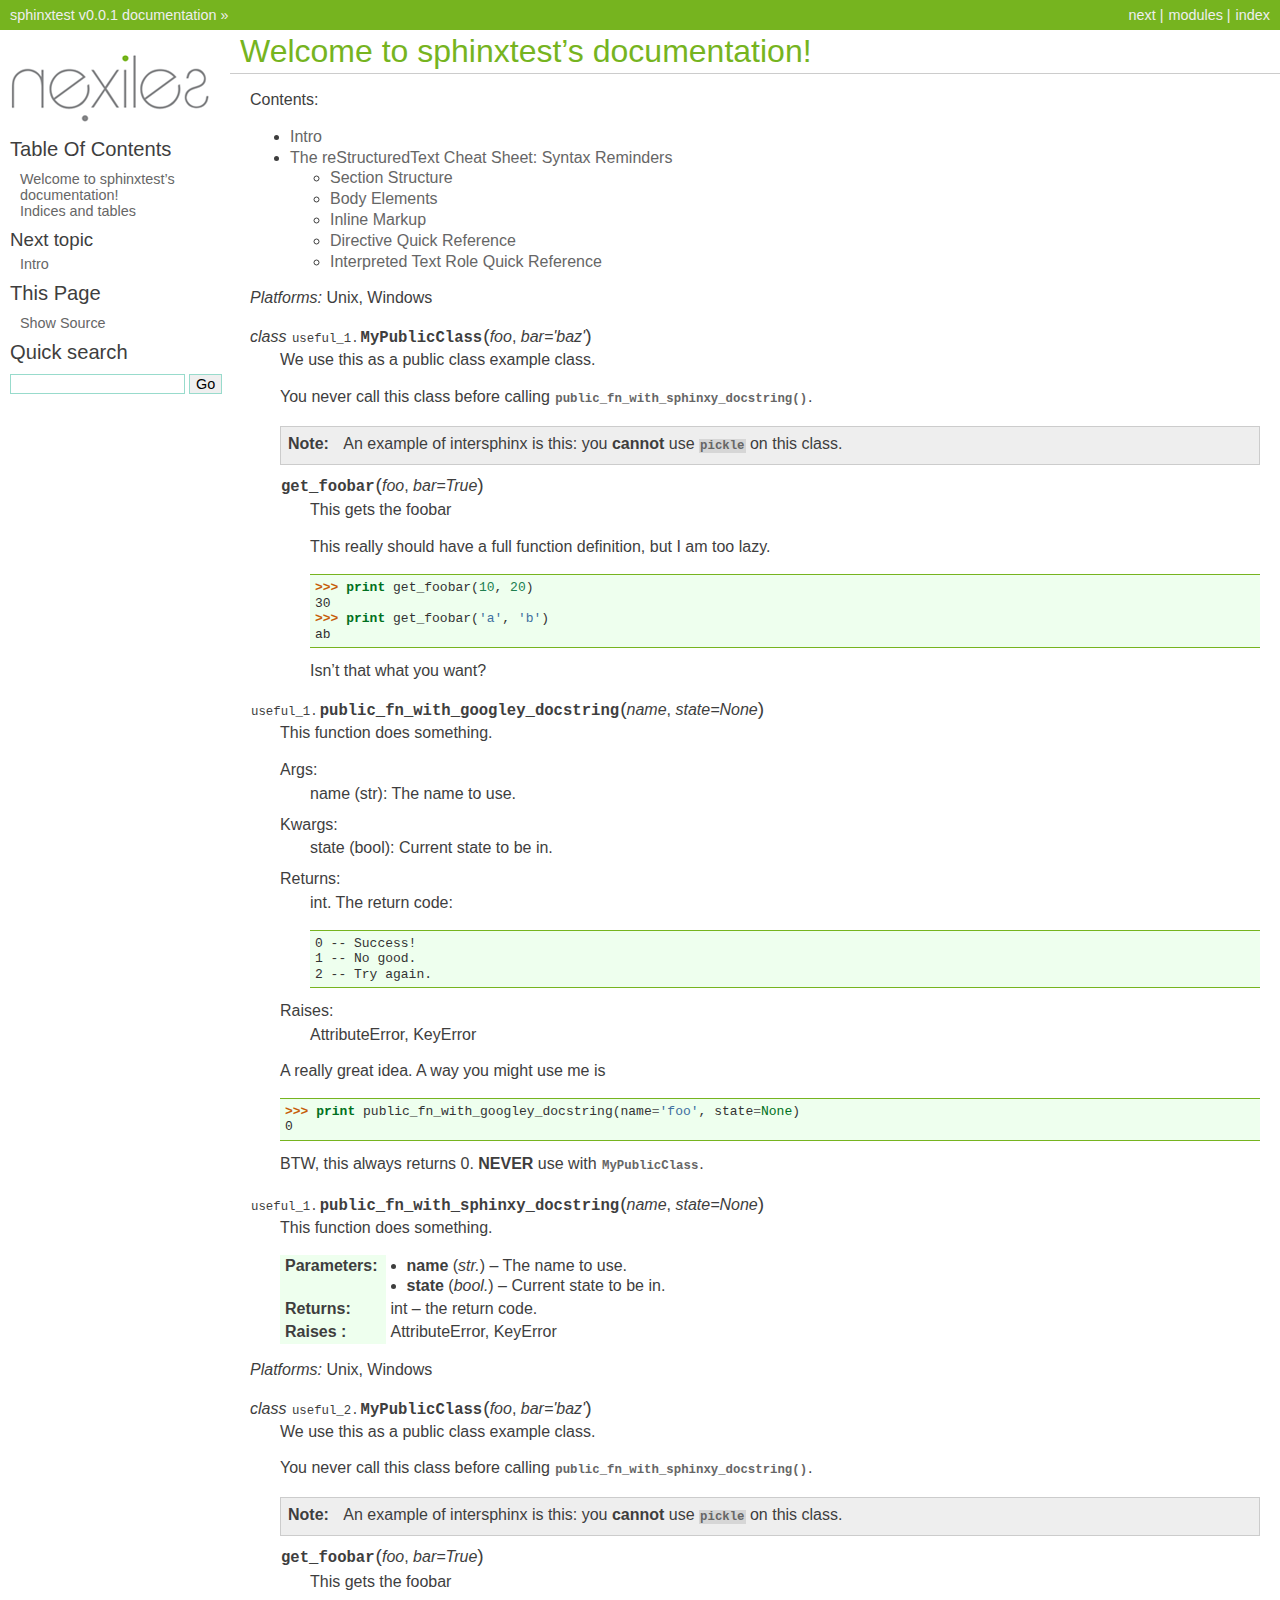
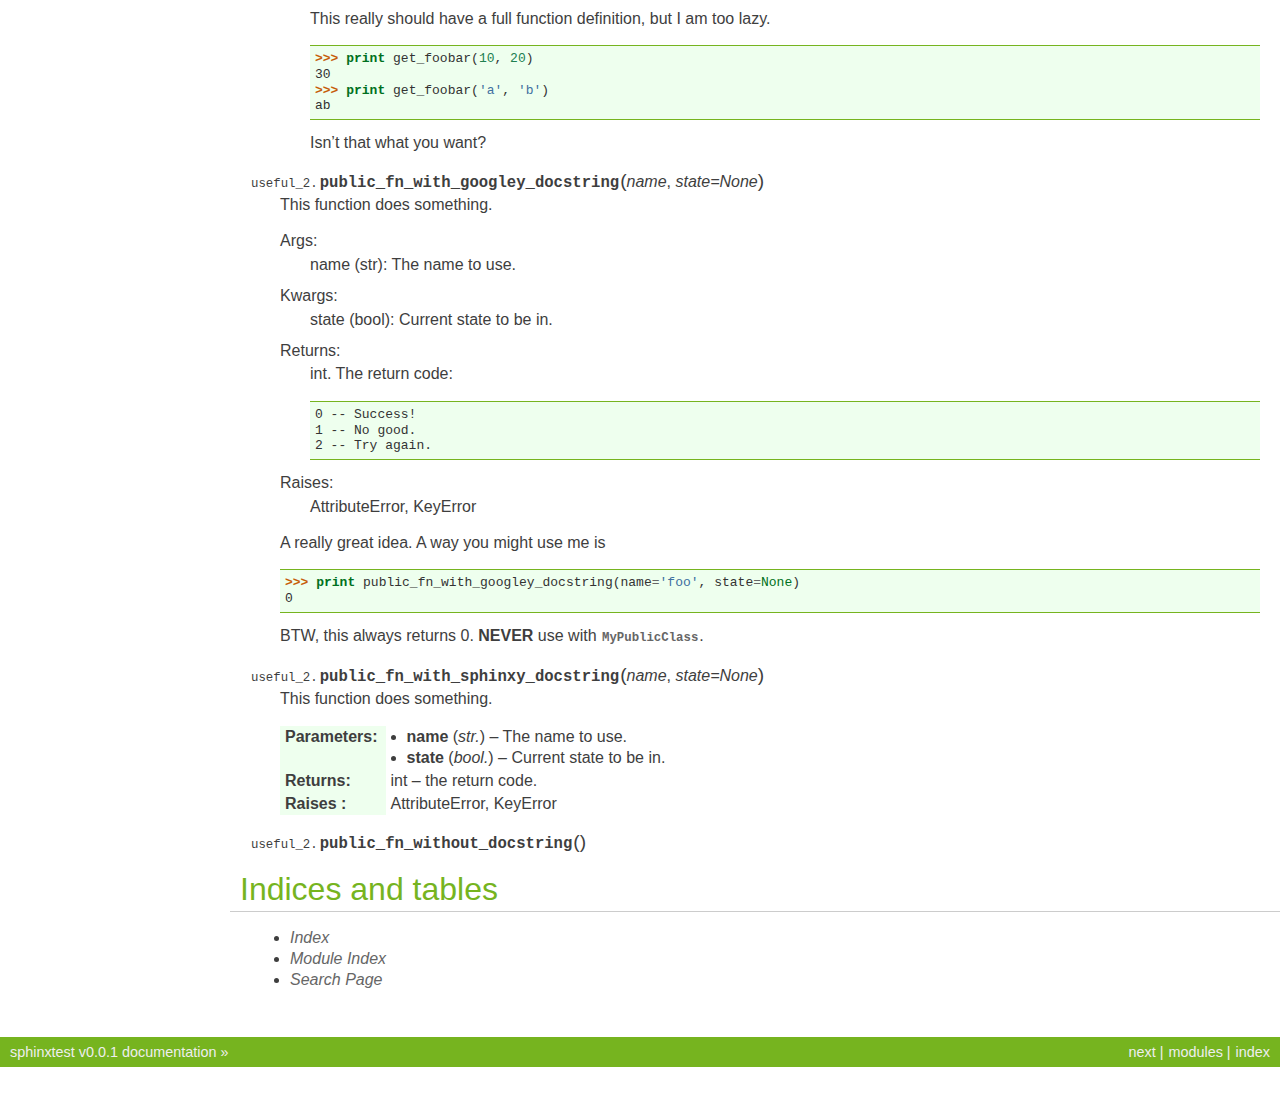
<file: doc/_build/html/index.html>
<!DOCTYPE html PUBLIC "-//W3C//DTD XHTML 1.0 Transitional//EN"
  "http://www.w3.org/TR/xhtml1/DTD/xhtml1-transitional.dtd">

<html xmlns="http://www.w3.org/1999/xhtml">
  <head>
    <meta http-equiv="Content-Type" content="text/html; charset=utf-8" />
    
    <title>Welcome to sphinxtest’s documentation! &mdash; sphinxtest v0.0.1 documentation</title>
    <link rel="stylesheet" href="_static/nexiles.css" type="text/css" />
    <link rel="stylesheet" href="_static/pygments.css" type="text/css" />
    <script type="text/javascript">
      var DOCUMENTATION_OPTIONS = {
        URL_ROOT:    '',
        VERSION:     '0.0.1',
        COLLAPSE_INDEX: false,
        FILE_SUFFIX: '.html',
        HAS_SOURCE:  true
      };
    </script>
    <script type="text/javascript" src="_static/jquery.js"></script>
    <script type="text/javascript" src="_static/underscore.js"></script>
    <script type="text/javascript" src="_static/doctools.js"></script>
    <link rel="top" title="sphinxtest v0.0.1 documentation" href="#" />
    <link rel="next" title="Intro" href="intro.html" /> 
  </head>
  <body>
    <div class="related">
      <h3>Navigation</h3>
      <ul>
        <li class="right" style="margin-right: 10px">
          <a href="genindex.html" title="General Index"
             accesskey="I">index</a></li>
        <li class="right" >
          <a href="py-modindex.html" title="Python Module Index"
             >modules</a> |</li>
        <li class="right" >
          <a href="intro.html" title="Intro"
             accesskey="N">next</a> |</li>
        <li><a href="#">sphinxtest v0.0.1 documentation</a> &raquo;</li> 
      </ul>
    </div>  

    <div class="document">
      <div class="documentwrapper">
        <div class="bodywrapper">
          <div class="body">
            
  <div class="section" id="welcome-to-sphinxtest-s-documentation">
<h1>Welcome to sphinxtest&#8217;s documentation!<a class="headerlink" href="#welcome-to-sphinxtest-s-documentation" title="Permalink to this headline">¶</a></h1>
<p>Contents:</p>
<div class="toctree-wrapper compound">
<ul>
<li class="toctree-l1"><a class="reference internal" href="intro.html">Intro</a></li>
<li class="toctree-l1"><a class="reference internal" href="misc/tutorial.html">The reStructuredText Cheat Sheet: Syntax Reminders</a><ul>
<li class="toctree-l2"><a class="reference internal" href="misc/tutorial.html#section-structure">Section Structure</a></li>
<li class="toctree-l2"><a class="reference internal" href="misc/tutorial.html#body-elements">Body Elements</a></li>
<li class="toctree-l2"><a class="reference internal" href="misc/tutorial.html#inline-markup">Inline Markup</a></li>
<li class="toctree-l2"><a class="reference internal" href="misc/tutorial.html#directive-quick-reference">Directive Quick Reference</a></li>
<li class="toctree-l2"><a class="reference internal" href="misc/tutorial.html#interpreted-text-role-quick-reference">Interpreted Text Role Quick Reference</a></li>
</ul>
</li>
</ul>
</div>
<span class="target" id="module-useful_1"></span><p id="module-useful_1"><em>Platforms: </em>Unix, Windows</p>
<dl class="class">
<dt id="useful_1.MyPublicClass">
<em class="property">class </em><tt class="descclassname">useful_1.</tt><tt class="descname">MyPublicClass</tt><big>(</big><em>foo</em>, <em>bar='baz'</em><big>)</big><a class="headerlink" href="#useful_1.MyPublicClass" title="Permalink to this definition">¶</a></dt>
<dd><p>We use this as a public class example class.</p>
<p>You never call this class before calling <a class="reference internal" href="#useful_1.public_fn_with_sphinxy_docstring" title="useful_1.public_fn_with_sphinxy_docstring"><tt class="xref py py-func docutils literal"><span class="pre">public_fn_with_sphinxy_docstring()</span></tt></a>.</p>
<div class="admonition note">
<p class="first admonition-title">Note</p>
<p class="last">An example of intersphinx is this: you <strong>cannot</strong> use <a class="reference external" href="http://docs.python.org/library/pickle.html#module-pickle" title="(in Python v2.7)"><tt class="xref py py-mod docutils literal"><span class="pre">pickle</span></tt></a> on this class.</p>
</div>
<dl class="method">
<dt id="useful_1.MyPublicClass.get_foobar">
<tt class="descname">get_foobar</tt><big>(</big><em>foo</em>, <em>bar=True</em><big>)</big><a class="headerlink" href="#useful_1.MyPublicClass.get_foobar" title="Permalink to this definition">¶</a></dt>
<dd><p>This gets the foobar</p>
<p>This really should have a full function definition, but I am too lazy.</p>
<div class="highlight-python"><div class="highlight"><pre><span class="gp">&gt;&gt;&gt; </span><span class="k">print</span> <span class="n">get_foobar</span><span class="p">(</span><span class="mi">10</span><span class="p">,</span> <span class="mi">20</span><span class="p">)</span>
<span class="go">30</span>
<span class="gp">&gt;&gt;&gt; </span><span class="k">print</span> <span class="n">get_foobar</span><span class="p">(</span><span class="s">&#39;a&#39;</span><span class="p">,</span> <span class="s">&#39;b&#39;</span><span class="p">)</span>
<span class="go">ab</span>
</pre></div>
</div>
<p>Isn&#8217;t that what you want?</p>
</dd></dl>

</dd></dl>

<dl class="function">
<dt id="useful_1.public_fn_with_googley_docstring">
<tt class="descclassname">useful_1.</tt><tt class="descname">public_fn_with_googley_docstring</tt><big>(</big><em>name</em>, <em>state=None</em><big>)</big><a class="headerlink" href="#useful_1.public_fn_with_googley_docstring" title="Permalink to this definition">¶</a></dt>
<dd><p>This function does something.</p>
<dl class="docutils">
<dt>Args:</dt>
<dd>name (str):  The name to use.</dd>
<dt>Kwargs:</dt>
<dd>state (bool): Current state to be in.</dd>
<dt>Returns:</dt>
<dd><p class="first">int.  The return code:</p>
<div class="last highlight-python"><pre>0 -- Success!
1 -- No good.
2 -- Try again.</pre>
</div>
</dd>
<dt>Raises:</dt>
<dd>AttributeError, KeyError</dd>
</dl>
<p>A really great idea.  A way you might use me is</p>
<div class="highlight-python"><div class="highlight"><pre><span class="gp">&gt;&gt;&gt; </span><span class="k">print</span> <span class="n">public_fn_with_googley_docstring</span><span class="p">(</span><span class="n">name</span><span class="o">=</span><span class="s">&#39;foo&#39;</span><span class="p">,</span> <span class="n">state</span><span class="o">=</span><span class="bp">None</span><span class="p">)</span>
<span class="go">0</span>
</pre></div>
</div>
<p>BTW, this always returns 0.  <strong>NEVER</strong> use with <a class="reference internal" href="#useful_1.MyPublicClass" title="useful_1.MyPublicClass"><tt class="xref py py-class docutils literal"><span class="pre">MyPublicClass</span></tt></a>.</p>
</dd></dl>

<dl class="function">
<dt id="useful_1.public_fn_with_sphinxy_docstring">
<tt class="descclassname">useful_1.</tt><tt class="descname">public_fn_with_sphinxy_docstring</tt><big>(</big><em>name</em>, <em>state=None</em><big>)</big><a class="headerlink" href="#useful_1.public_fn_with_sphinxy_docstring" title="Permalink to this definition">¶</a></dt>
<dd><p>This function does something.</p>
<table class="docutils field-list" frame="void" rules="none">
<col class="field-name" />
<col class="field-body" />
<tbody valign="top">
<tr class="field"><th class="field-name">Parameters:</th><td class="field-body"><ul class="first simple">
<li><strong>name</strong> (<em>str.</em>) &#8211; The name to use.</li>
<li><strong>state</strong> (<em>bool.</em>) &#8211; Current state to be in.</li>
</ul>
</td>
</tr>
<tr class="field"><th class="field-name">Returns:</th><td class="field-body"><p class="first">int &#8211; the return code.</p>
</td>
</tr>
<tr class="field"><th class="field-name">Raises :</th><td class="field-body"><p class="first last">AttributeError, KeyError</p>
</td>
</tr>
</tbody>
</table>
</dd></dl>

<span class="target" id="module-useful_2"></span><p id="module-useful_2"><em>Platforms: </em>Unix, Windows</p>
<dl class="class">
<dt id="useful_2.MyPublicClass">
<em class="property">class </em><tt class="descclassname">useful_2.</tt><tt class="descname">MyPublicClass</tt><big>(</big><em>foo</em>, <em>bar='baz'</em><big>)</big><a class="headerlink" href="#useful_2.MyPublicClass" title="Permalink to this definition">¶</a></dt>
<dd><p>We use this as a public class example class.</p>
<p>You never call this class before calling <a class="reference internal" href="#useful_2.public_fn_with_sphinxy_docstring" title="useful_2.public_fn_with_sphinxy_docstring"><tt class="xref py py-func docutils literal"><span class="pre">public_fn_with_sphinxy_docstring()</span></tt></a>.</p>
<div class="admonition note">
<p class="first admonition-title">Note</p>
<p class="last">An example of intersphinx is this: you <strong>cannot</strong> use <a class="reference external" href="http://docs.python.org/library/pickle.html#module-pickle" title="(in Python v2.7)"><tt class="xref py py-mod docutils literal"><span class="pre">pickle</span></tt></a> on this class.</p>
</div>
<dl class="method">
<dt id="useful_2.MyPublicClass.get_foobar">
<tt class="descname">get_foobar</tt><big>(</big><em>foo</em>, <em>bar=True</em><big>)</big><a class="headerlink" href="#useful_2.MyPublicClass.get_foobar" title="Permalink to this definition">¶</a></dt>
<dd><p>This gets the foobar</p>
<p>This really should have a full function definition, but I am too lazy.</p>
<div class="highlight-python"><div class="highlight"><pre><span class="gp">&gt;&gt;&gt; </span><span class="k">print</span> <span class="n">get_foobar</span><span class="p">(</span><span class="mi">10</span><span class="p">,</span> <span class="mi">20</span><span class="p">)</span>
<span class="go">30</span>
<span class="gp">&gt;&gt;&gt; </span><span class="k">print</span> <span class="n">get_foobar</span><span class="p">(</span><span class="s">&#39;a&#39;</span><span class="p">,</span> <span class="s">&#39;b&#39;</span><span class="p">)</span>
<span class="go">ab</span>
</pre></div>
</div>
<p>Isn&#8217;t that what you want?</p>
</dd></dl>

</dd></dl>

<dl class="function">
<dt id="useful_2.public_fn_with_googley_docstring">
<tt class="descclassname">useful_2.</tt><tt class="descname">public_fn_with_googley_docstring</tt><big>(</big><em>name</em>, <em>state=None</em><big>)</big><a class="headerlink" href="#useful_2.public_fn_with_googley_docstring" title="Permalink to this definition">¶</a></dt>
<dd><p>This function does something.</p>
<dl class="docutils">
<dt>Args:</dt>
<dd>name (str):  The name to use.</dd>
<dt>Kwargs:</dt>
<dd>state (bool): Current state to be in.</dd>
<dt>Returns:</dt>
<dd><p class="first">int.  The return code:</p>
<div class="last highlight-python"><pre>0 -- Success!
1 -- No good.
2 -- Try again.</pre>
</div>
</dd>
<dt>Raises:</dt>
<dd>AttributeError, KeyError</dd>
</dl>
<p>A really great idea.  A way you might use me is</p>
<div class="highlight-python"><div class="highlight"><pre><span class="gp">&gt;&gt;&gt; </span><span class="k">print</span> <span class="n">public_fn_with_googley_docstring</span><span class="p">(</span><span class="n">name</span><span class="o">=</span><span class="s">&#39;foo&#39;</span><span class="p">,</span> <span class="n">state</span><span class="o">=</span><span class="bp">None</span><span class="p">)</span>
<span class="go">0</span>
</pre></div>
</div>
<p>BTW, this always returns 0.  <strong>NEVER</strong> use with <a class="reference internal" href="#useful_2.MyPublicClass" title="useful_2.MyPublicClass"><tt class="xref py py-class docutils literal"><span class="pre">MyPublicClass</span></tt></a>.</p>
</dd></dl>

<dl class="function">
<dt id="useful_2.public_fn_with_sphinxy_docstring">
<tt class="descclassname">useful_2.</tt><tt class="descname">public_fn_with_sphinxy_docstring</tt><big>(</big><em>name</em>, <em>state=None</em><big>)</big><a class="headerlink" href="#useful_2.public_fn_with_sphinxy_docstring" title="Permalink to this definition">¶</a></dt>
<dd><p>This function does something.</p>
<table class="docutils field-list" frame="void" rules="none">
<col class="field-name" />
<col class="field-body" />
<tbody valign="top">
<tr class="field"><th class="field-name">Parameters:</th><td class="field-body"><ul class="first simple">
<li><strong>name</strong> (<em>str.</em>) &#8211; The name to use.</li>
<li><strong>state</strong> (<em>bool.</em>) &#8211; Current state to be in.</li>
</ul>
</td>
</tr>
<tr class="field"><th class="field-name">Returns:</th><td class="field-body"><p class="first">int &#8211; the return code.</p>
</td>
</tr>
<tr class="field"><th class="field-name">Raises :</th><td class="field-body"><p class="first last">AttributeError, KeyError</p>
</td>
</tr>
</tbody>
</table>
</dd></dl>

<dl class="function">
<dt id="useful_2.public_fn_without_docstring">
<tt class="descclassname">useful_2.</tt><tt class="descname">public_fn_without_docstring</tt><big>(</big><big>)</big><a class="headerlink" href="#useful_2.public_fn_without_docstring" title="Permalink to this definition">¶</a></dt>
<dd></dd></dl>

</div>
<div class="section" id="indices-and-tables">
<h1>Indices and tables<a class="headerlink" href="#indices-and-tables" title="Permalink to this headline">¶</a></h1>
<ul class="simple">
<li><a class="reference internal" href="genindex.html"><em>Index</em></a></li>
<li><a class="reference internal" href="py-modindex.html"><em>Module Index</em></a></li>
<li><a class="reference internal" href="search.html"><em>Search Page</em></a></li>
</ul>
</div>


          </div>
        </div>
      </div>
      <div class="sphinxsidebar">
        <div class="sphinxsidebarwrapper">
            <p class="logo"><a href="#">
              <img class="logo" src="_static/nexiles_logo_white.png" alt="Logo"/>
            </a></p>
  <h3><a href="#">Table Of Contents</a></h3>
  <ul>
<li><a class="reference internal" href="#">Welcome to sphinxtest&#8217;s documentation!</a><ul>
</ul>
</li>
<li><a class="reference internal" href="#indices-and-tables">Indices and tables</a></li>
</ul>

  <h4>Next topic</h4>
  <p class="topless"><a href="intro.html"
                        title="next chapter">Intro</a></p>
  <h3>This Page</h3>
  <ul class="this-page-menu">
    <li><a href="_sources/index.txt"
           rel="nofollow">Show Source</a></li>
  </ul>
<div id="searchbox" style="display: none">
  <h3>Quick search</h3>
    <form class="search" action="search.html" method="get">
      <input type="text" name="q" size="18" />
      <input type="submit" value="Go" />
      <input type="hidden" name="check_keywords" value="yes" />
      <input type="hidden" name="area" value="default" />
    </form>
    <p class="searchtip" style="font-size: 90%">
    Enter search terms or a module, class or function name.
    </p>
</div>
<script type="text/javascript">$('#searchbox').show(0);</script>
        </div>
      </div>
      <div class="clearer"></div>
    </div>
    <div class="related">
      <h3>Navigation</h3>
      <ul>
        <li class="right" style="margin-right: 10px">
          <a href="genindex.html" title="General Index"
             >index</a></li>
        <li class="right" >
          <a href="py-modindex.html" title="Python Module Index"
             >modules</a> |</li>
        <li class="right" >
          <a href="intro.html" title="Intro"
             >next</a> |</li>
        <li><a href="#">sphinxtest v0.0.1 documentation</a> &raquo;</li> 
      </ul>
    </div>
    <div class="footer">
        &copy; Copyright 2011, Oliver Weber.
      Created using <a href="http://sphinx.pocoo.org/">Sphinx</a> 1.0.7.
    </div>
  </body>
</html>
</file>
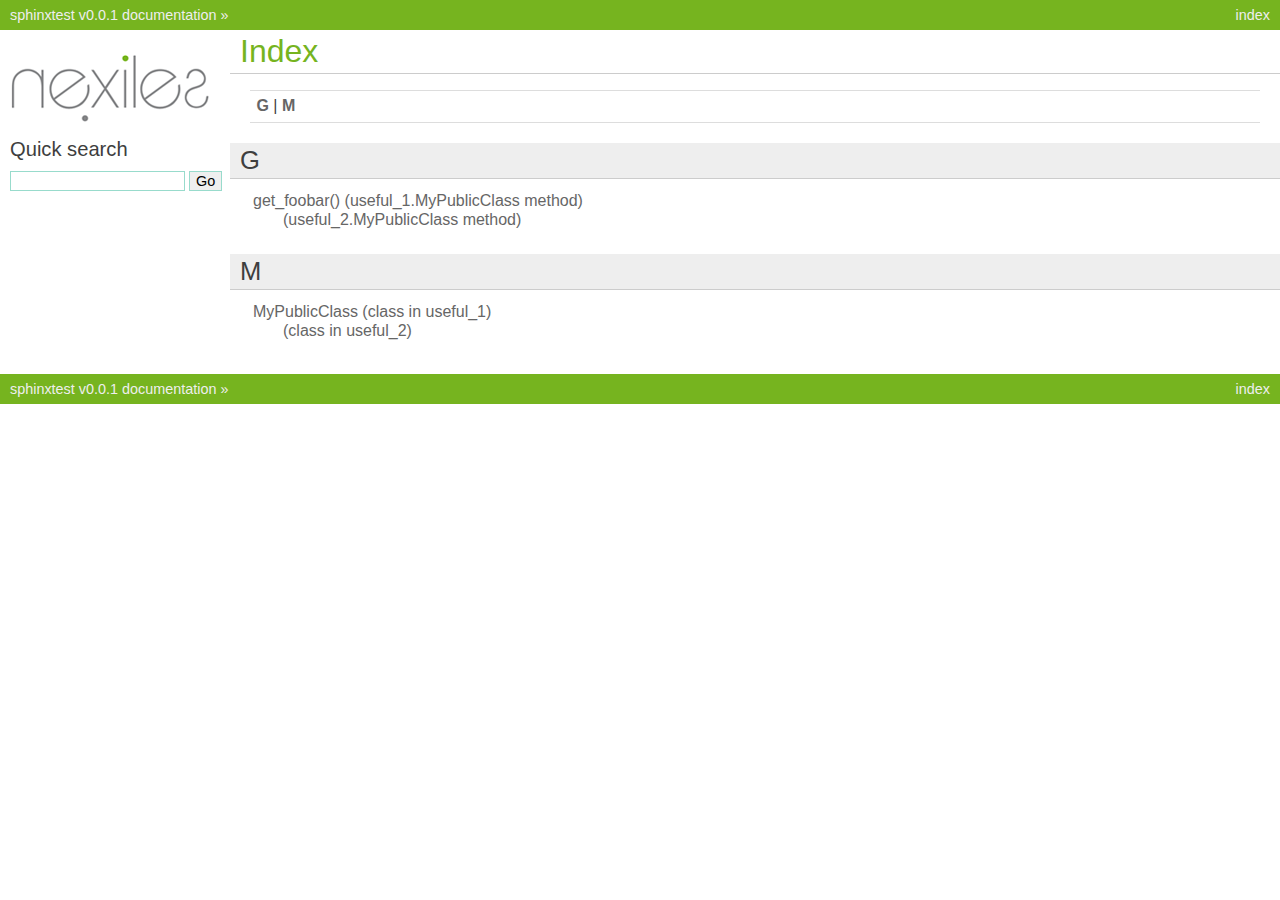
<file: doc/_build/html/genindex.html>
<!DOCTYPE html PUBLIC "-//W3C//DTD XHTML 1.0 Transitional//EN"
  "http://www.w3.org/TR/xhtml1/DTD/xhtml1-transitional.dtd">

<html xmlns="http://www.w3.org/1999/xhtml">
  <head>
    <meta http-equiv="Content-Type" content="text/html; charset=utf-8" />
    
    <title>Index &mdash; sphinxtest v0.0.1 documentation</title>
    <link rel="stylesheet" href="_static/nexiles.css" type="text/css" />
    <link rel="stylesheet" href="_static/pygments.css" type="text/css" />
    <script type="text/javascript">
      var DOCUMENTATION_OPTIONS = {
        URL_ROOT:    '',
        VERSION:     '0.0.1',
        COLLAPSE_INDEX: false,
        FILE_SUFFIX: '.html',
        HAS_SOURCE:  true
      };
    </script>
    <script type="text/javascript" src="_static/jquery.js"></script>
    <script type="text/javascript" src="_static/underscore.js"></script>
    <script type="text/javascript" src="_static/doctools.js"></script>
    <link rel="top" title="sphinxtest v0.0.1 documentation" href="index.html" /> 
  </head>
  <body>
    <div class="related">
      <h3>Navigation</h3>
      <ul>
        <li class="right" style="margin-right: 10px">
          <a href="#" title="General Index"
             accesskey="I">index</a></li>
        <li><a href="index.html">sphinxtest v0.0.1 documentation</a> &raquo;</li> 
      </ul>
    </div>  

    <div class="document">
      <div class="documentwrapper">
        <div class="bodywrapper">
          <div class="body">
            

   <h1 id="index">Index</h1>

   <div class="genindex-jumpbox">
   <a href="#G"><strong>G</strong></a> | <a href="#M"><strong>M</strong></a> 
   </div>
<h2 id="G">G</h2>
<table style="width: 100%" class="indextable genindextable"><tr>
  <td style="width: 33%" valign="top"><dl>
    <dt><a href="index.html#useful_1.MyPublicClass.get_foobar">get_foobar() (useful_1.MyPublicClass method)</a></dt>
    <dd><dl>
      <dt><a href="index.html#useful_2.MyPublicClass.get_foobar">(useful_2.MyPublicClass method)</a></dt>
  </dl></dd>
</dl></td>
</tr></table>

<h2 id="M">M</h2>
<table style="width: 100%" class="indextable genindextable"><tr>
  <td style="width: 33%" valign="top"><dl>
    <dt><a href="index.html#useful_1.MyPublicClass">MyPublicClass (class in useful_1)</a></dt>
    <dd><dl>
      <dt><a href="index.html#useful_2.MyPublicClass">(class in useful_2)</a></dt>
  </dl></dd>
</dl></td>
</tr></table>



          </div>
        </div>
      </div>
      <div class="sphinxsidebar">
        <div class="sphinxsidebarwrapper">
            <p class="logo"><a href="index.html">
              <img class="logo" src="_static/nexiles_logo_white.png" alt="Logo"/>
            </a></p>

   

<div id="searchbox" style="display: none">
  <h3>Quick search</h3>
    <form class="search" action="search.html" method="get">
      <input type="text" name="q" size="18" />
      <input type="submit" value="Go" />
      <input type="hidden" name="check_keywords" value="yes" />
      <input type="hidden" name="area" value="default" />
    </form>
    <p class="searchtip" style="font-size: 90%">
    Enter search terms or a module, class or function name.
    </p>
</div>
<script type="text/javascript">$('#searchbox').show(0);</script>
        </div>
      </div>
      <div class="clearer"></div>
    </div>
    <div class="related">
      <h3>Navigation</h3>
      <ul>
        <li class="right" style="margin-right: 10px">
          <a href="#" title="General Index"
             >index</a></li>
        <li><a href="index.html">sphinxtest v0.0.1 documentation</a> &raquo;</li> 
      </ul>
    </div>
    <div class="footer">
        &copy; Copyright 2011, Oliver Weber.
      Created using <a href="http://sphinx.pocoo.org/">Sphinx</a> 1.0.7.
    </div>
  </body>
</html>
</file>
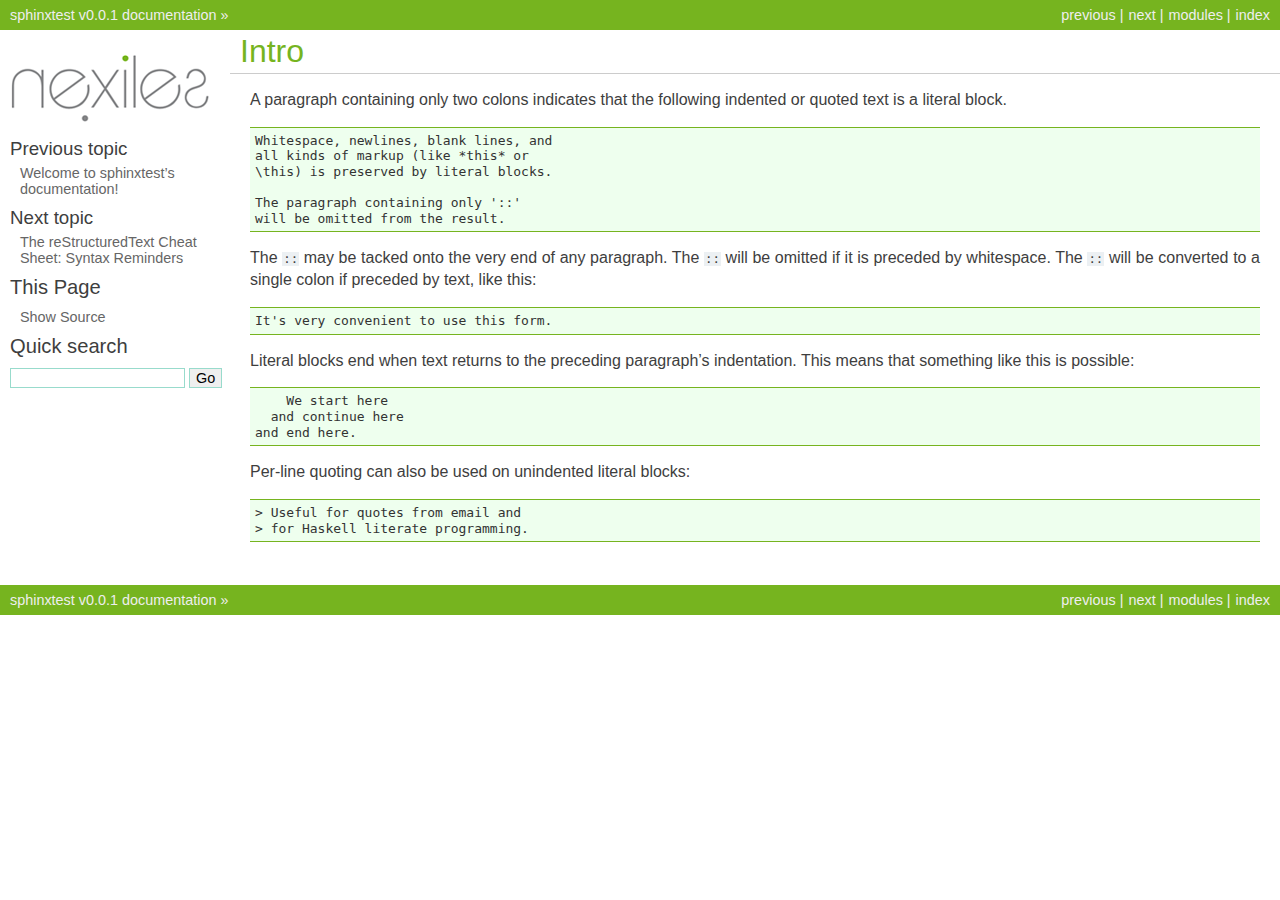
<file: doc/_build/html/intro.html>
<!DOCTYPE html PUBLIC "-//W3C//DTD XHTML 1.0 Transitional//EN"
  "http://www.w3.org/TR/xhtml1/DTD/xhtml1-transitional.dtd">

<html xmlns="http://www.w3.org/1999/xhtml">
  <head>
    <meta http-equiv="Content-Type" content="text/html; charset=utf-8" />
    
    <title>Intro &mdash; sphinxtest v0.0.1 documentation</title>
    <link rel="stylesheet" href="_static/nexiles.css" type="text/css" />
    <link rel="stylesheet" href="_static/pygments.css" type="text/css" />
    <script type="text/javascript">
      var DOCUMENTATION_OPTIONS = {
        URL_ROOT:    '',
        VERSION:     '0.0.1',
        COLLAPSE_INDEX: false,
        FILE_SUFFIX: '.html',
        HAS_SOURCE:  true
      };
    </script>
    <script type="text/javascript" src="_static/jquery.js"></script>
    <script type="text/javascript" src="_static/underscore.js"></script>
    <script type="text/javascript" src="_static/doctools.js"></script>
    <link rel="top" title="sphinxtest v0.0.1 documentation" href="index.html" />
    <link rel="next" title="The reStructuredText Cheat Sheet: Syntax Reminders" href="misc/tutorial.html" />
    <link rel="prev" title="Welcome to sphinxtest’s documentation!" href="index.html" /> 
  </head>
  <body>
    <div class="related">
      <h3>Navigation</h3>
      <ul>
        <li class="right" style="margin-right: 10px">
          <a href="genindex.html" title="General Index"
             accesskey="I">index</a></li>
        <li class="right" >
          <a href="py-modindex.html" title="Python Module Index"
             >modules</a> |</li>
        <li class="right" >
          <a href="misc/tutorial.html" title="The reStructuredText Cheat Sheet: Syntax Reminders"
             accesskey="N">next</a> |</li>
        <li class="right" >
          <a href="index.html" title="Welcome to sphinxtest’s documentation!"
             accesskey="P">previous</a> |</li>
        <li><a href="index.html">sphinxtest v0.0.1 documentation</a> &raquo;</li> 
      </ul>
    </div>  

    <div class="document">
      <div class="documentwrapper">
        <div class="bodywrapper">
          <div class="body">
            
  <div class="section" id="intro">
<h1>Intro<a class="headerlink" href="#intro" title="Permalink to this headline">¶</a></h1>
<p>A paragraph containing only two colons
indicates that the following indented
or quoted text is a literal block.</p>
<div class="highlight-python"><pre>Whitespace, newlines, blank lines, and
all kinds of markup (like *this* or
\this) is preserved by literal blocks.

The paragraph containing only '::'
will be omitted from the result.</pre>
</div>
<p>The <tt class="docutils literal"><span class="pre">::</span></tt> may be tacked onto the very
end of any paragraph. The <tt class="docutils literal"><span class="pre">::</span></tt> will be
omitted if it is preceded by whitespace.
The <tt class="docutils literal"><span class="pre">::</span></tt> will be converted to a single
colon if preceded by text, like this:</p>
<div class="highlight-python"><pre>It's very convenient to use this form.</pre>
</div>
<p>Literal blocks end when text returns to
the preceding paragraph&#8217;s indentation.
This means that something like this
is possible:</p>
<div class="highlight-python"><pre>    We start here
  and continue here
and end here.</pre>
</div>
<p>Per-line quoting can also be used on
unindented literal blocks:</p>
<div class="highlight-python"><pre>&gt; Useful for quotes from email and
&gt; for Haskell literate programming.</pre>
</div>
</div>


          </div>
        </div>
      </div>
      <div class="sphinxsidebar">
        <div class="sphinxsidebarwrapper">
            <p class="logo"><a href="index.html">
              <img class="logo" src="_static/nexiles_logo_white.png" alt="Logo"/>
            </a></p>
  <h4>Previous topic</h4>
  <p class="topless"><a href="index.html"
                        title="previous chapter">Welcome to sphinxtest&#8217;s documentation!</a></p>
  <h4>Next topic</h4>
  <p class="topless"><a href="misc/tutorial.html"
                        title="next chapter">The reStructuredText Cheat Sheet: Syntax Reminders</a></p>
  <h3>This Page</h3>
  <ul class="this-page-menu">
    <li><a href="_sources/intro.txt"
           rel="nofollow">Show Source</a></li>
  </ul>
<div id="searchbox" style="display: none">
  <h3>Quick search</h3>
    <form class="search" action="search.html" method="get">
      <input type="text" name="q" size="18" />
      <input type="submit" value="Go" />
      <input type="hidden" name="check_keywords" value="yes" />
      <input type="hidden" name="area" value="default" />
    </form>
    <p class="searchtip" style="font-size: 90%">
    Enter search terms or a module, class or function name.
    </p>
</div>
<script type="text/javascript">$('#searchbox').show(0);</script>
        </div>
      </div>
      <div class="clearer"></div>
    </div>
    <div class="related">
      <h3>Navigation</h3>
      <ul>
        <li class="right" style="margin-right: 10px">
          <a href="genindex.html" title="General Index"
             >index</a></li>
        <li class="right" >
          <a href="py-modindex.html" title="Python Module Index"
             >modules</a> |</li>
        <li class="right" >
          <a href="misc/tutorial.html" title="The reStructuredText Cheat Sheet: Syntax Reminders"
             >next</a> |</li>
        <li class="right" >
          <a href="index.html" title="Welcome to sphinxtest’s documentation!"
             >previous</a> |</li>
        <li><a href="index.html">sphinxtest v0.0.1 documentation</a> &raquo;</li> 
      </ul>
    </div>
    <div class="footer">
        &copy; Copyright 2011, Oliver Weber.
      Created using <a href="http://sphinx.pocoo.org/">Sphinx</a> 1.0.7.
    </div>
  </body>
</html>
</file>
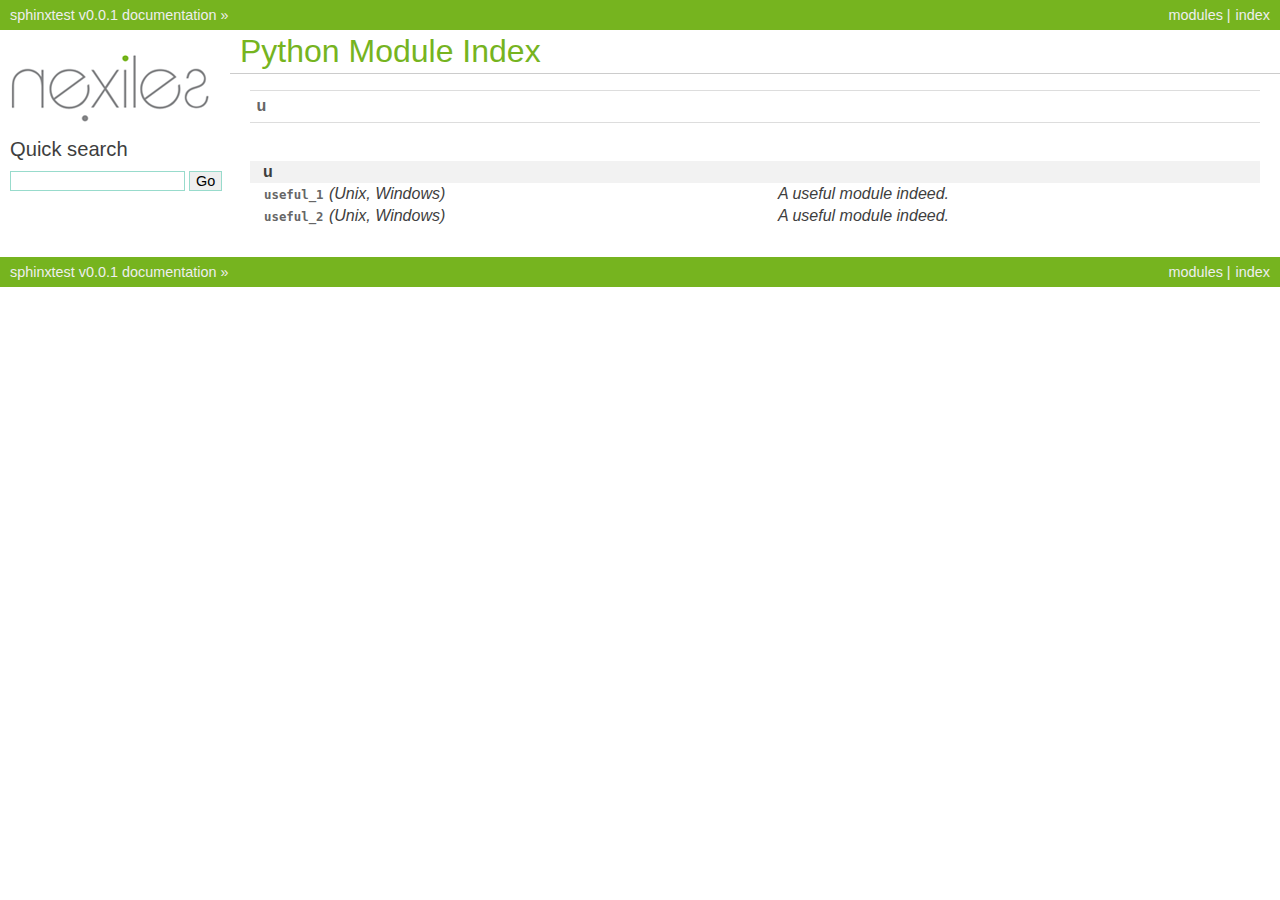
<file: doc/_build/html/py-modindex.html>
<!DOCTYPE html PUBLIC "-//W3C//DTD XHTML 1.0 Transitional//EN"
  "http://www.w3.org/TR/xhtml1/DTD/xhtml1-transitional.dtd">

<html xmlns="http://www.w3.org/1999/xhtml">
  <head>
    <meta http-equiv="Content-Type" content="text/html; charset=utf-8" />
    
    <title>Python Module Index &mdash; sphinxtest v0.0.1 documentation</title>
    <link rel="stylesheet" href="_static/nexiles.css" type="text/css" />
    <link rel="stylesheet" href="_static/pygments.css" type="text/css" />
    <script type="text/javascript">
      var DOCUMENTATION_OPTIONS = {
        URL_ROOT:    '',
        VERSION:     '0.0.1',
        COLLAPSE_INDEX: false,
        FILE_SUFFIX: '.html',
        HAS_SOURCE:  true
      };
    </script>
    <script type="text/javascript" src="_static/jquery.js"></script>
    <script type="text/javascript" src="_static/underscore.js"></script>
    <script type="text/javascript" src="_static/doctools.js"></script>
    <link rel="top" title="sphinxtest v0.0.1 documentation" href="index.html" />
 

    <script type="text/javascript">
      DOCUMENTATION_OPTIONS.COLLAPSE_INDEX = true;
    </script>


  </head>
  <body>
    <div class="related">
      <h3>Navigation</h3>
      <ul>
        <li class="right" style="margin-right: 10px">
          <a href="genindex.html" title="General Index"
             accesskey="I">index</a></li>
        <li class="right" >
          <a href="#" title="Python Module Index"
             >modules</a> |</li>
        <li><a href="index.html">sphinxtest v0.0.1 documentation</a> &raquo;</li> 
      </ul>
    </div>  

    <div class="document">
      <div class="documentwrapper">
        <div class="bodywrapper">
          <div class="body">
            

   <h1>Python Module Index</h1>

   <div class="modindex-jumpbox">
   <a href="#cap-u"><strong>u</strong></a>
   </div>

   <table class="indextable modindextable" cellspacing="0" cellpadding="2">
     <tr class="pcap"><td></td><td>&nbsp;</td><td></td></tr>
     <tr class="cap" id="cap-u"><td></td><td>
       <strong>u</strong></td><td></td></tr>
     <tr>
       <td></td>
       <td>
       <a href="index.html#module-useful_1"><tt class="xref">useful_1</tt></a> <em>(Unix, Windows)</em></td><td>
       <em>A useful module indeed.</em></td></tr>
     <tr>
       <td></td>
       <td>
       <a href="index.html#module-useful_2"><tt class="xref">useful_2</tt></a> <em>(Unix, Windows)</em></td><td>
       <em>A useful module indeed.</em></td></tr>
   </table>


          </div>
        </div>
      </div>
      <div class="sphinxsidebar">
        <div class="sphinxsidebarwrapper">
            <p class="logo"><a href="index.html">
              <img class="logo" src="_static/nexiles_logo_white.png" alt="Logo"/>
            </a></p>
<div id="searchbox" style="display: none">
  <h3>Quick search</h3>
    <form class="search" action="search.html" method="get">
      <input type="text" name="q" size="18" />
      <input type="submit" value="Go" />
      <input type="hidden" name="check_keywords" value="yes" />
      <input type="hidden" name="area" value="default" />
    </form>
    <p class="searchtip" style="font-size: 90%">
    Enter search terms or a module, class or function name.
    </p>
</div>
<script type="text/javascript">$('#searchbox').show(0);</script>
        </div>
      </div>
      <div class="clearer"></div>
    </div>
    <div class="related">
      <h3>Navigation</h3>
      <ul>
        <li class="right" style="margin-right: 10px">
          <a href="genindex.html" title="General Index"
             >index</a></li>
        <li class="right" >
          <a href="#" title="Python Module Index"
             >modules</a> |</li>
        <li><a href="index.html">sphinxtest v0.0.1 documentation</a> &raquo;</li> 
      </ul>
    </div>
    <div class="footer">
        &copy; Copyright 2011, Oliver Weber.
      Created using <a href="http://sphinx.pocoo.org/">Sphinx</a> 1.0.7.
    </div>
  </body>
</html>
</file>
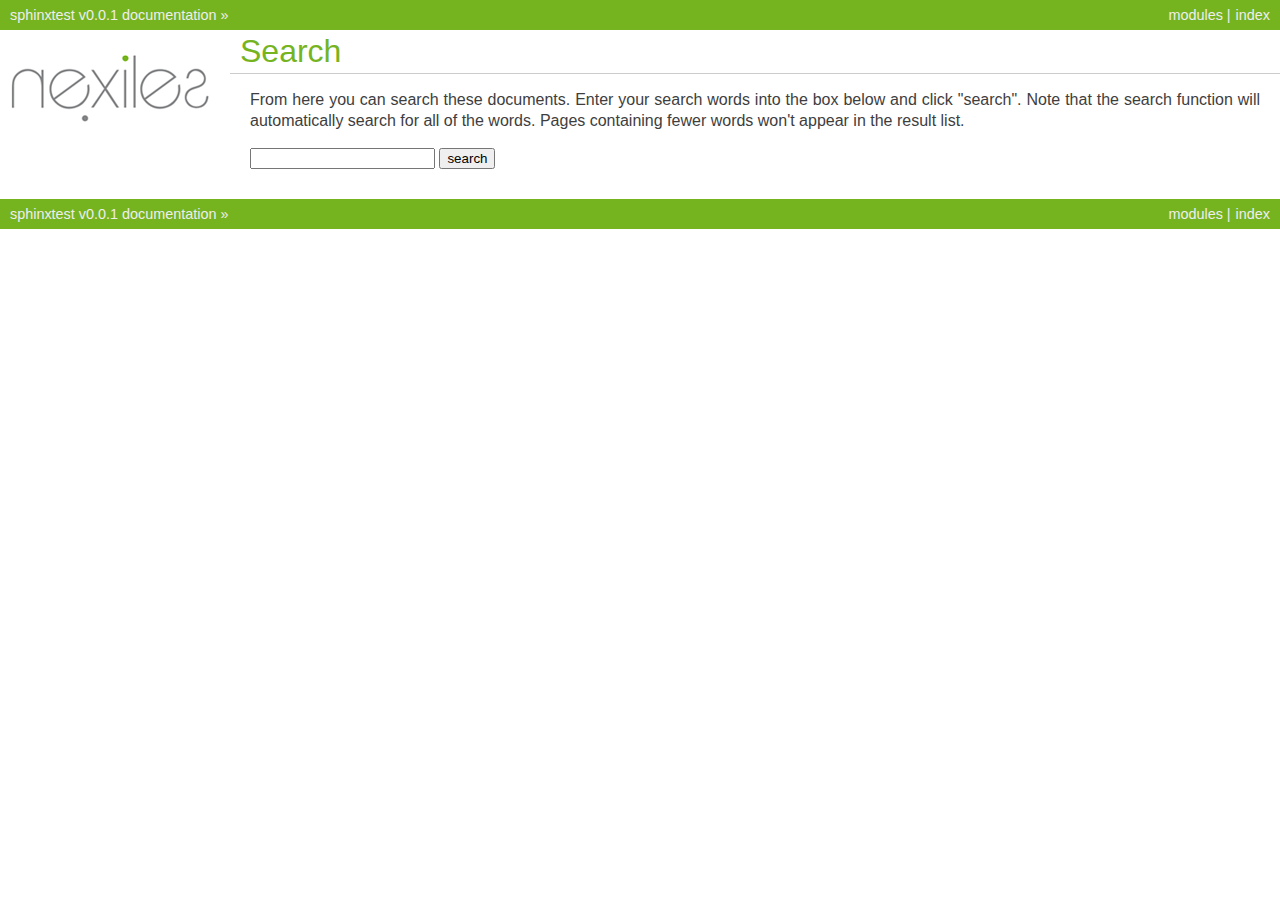
<file: doc/_build/html/search.html>
<!DOCTYPE html PUBLIC "-//W3C//DTD XHTML 1.0 Transitional//EN"
  "http://www.w3.org/TR/xhtml1/DTD/xhtml1-transitional.dtd">

<html xmlns="http://www.w3.org/1999/xhtml">
  <head>
    <meta http-equiv="Content-Type" content="text/html; charset=utf-8" />
    
    <title>Search &mdash; sphinxtest v0.0.1 documentation</title>
    <link rel="stylesheet" href="_static/nexiles.css" type="text/css" />
    <link rel="stylesheet" href="_static/pygments.css" type="text/css" />
    <script type="text/javascript">
      var DOCUMENTATION_OPTIONS = {
        URL_ROOT:    '',
        VERSION:     '0.0.1',
        COLLAPSE_INDEX: false,
        FILE_SUFFIX: '.html',
        HAS_SOURCE:  true
      };
    </script>
    <script type="text/javascript" src="_static/jquery.js"></script>
    <script type="text/javascript" src="_static/underscore.js"></script>
    <script type="text/javascript" src="_static/doctools.js"></script>
    <script type="text/javascript" src="_static/searchtools.js"></script>
    <link rel="top" title="sphinxtest v0.0.1 documentation" href="index.html" />
  <script type="text/javascript">
    jQuery(function() { Search.loadIndex("searchindex.js"); });
  </script>
   

  </head>
  <body>
    <div class="related">
      <h3>Navigation</h3>
      <ul>
        <li class="right" style="margin-right: 10px">
          <a href="genindex.html" title="General Index"
             accesskey="I">index</a></li>
        <li class="right" >
          <a href="py-modindex.html" title="Python Module Index"
             >modules</a> |</li>
        <li><a href="index.html">sphinxtest v0.0.1 documentation</a> &raquo;</li> 
      </ul>
    </div>  

    <div class="document">
      <div class="documentwrapper">
        <div class="bodywrapper">
          <div class="body">
            
  <h1 id="search-documentation">Search</h1>
  <div id="fallback" class="admonition warning">
  <script type="text/javascript">$('#fallback').hide();</script>
  <p>
    Please activate JavaScript to enable the search
    functionality.
  </p>
  </div>
  <p>
    From here you can search these documents. Enter your search
    words into the box below and click "search". Note that the search
    function will automatically search for all of the words. Pages
    containing fewer words won't appear in the result list.
  </p>
  <form action="" method="get">
    <input type="text" name="q" value="" />
    <input type="submit" value="search" />
    <span id="search-progress" style="padding-left: 10px"></span>
  </form>
  
  <div id="search-results">
  
  </div>

          </div>
        </div>
      </div>
      <div class="sphinxsidebar">
        <div class="sphinxsidebarwrapper">
            <p class="logo"><a href="index.html">
              <img class="logo" src="_static/nexiles_logo_white.png" alt="Logo"/>
            </a></p>
        </div>
      </div>
      <div class="clearer"></div>
    </div>
    <div class="related">
      <h3>Navigation</h3>
      <ul>
        <li class="right" style="margin-right: 10px">
          <a href="genindex.html" title="General Index"
             >index</a></li>
        <li class="right" >
          <a href="py-modindex.html" title="Python Module Index"
             >modules</a> |</li>
        <li><a href="index.html">sphinxtest v0.0.1 documentation</a> &raquo;</li> 
      </ul>
    </div>
    <div class="footer">
        &copy; Copyright 2011, Oliver Weber.
      Created using <a href="http://sphinx.pocoo.org/">Sphinx</a> 1.0.7.
    </div>
  </body>
</html>
</file>
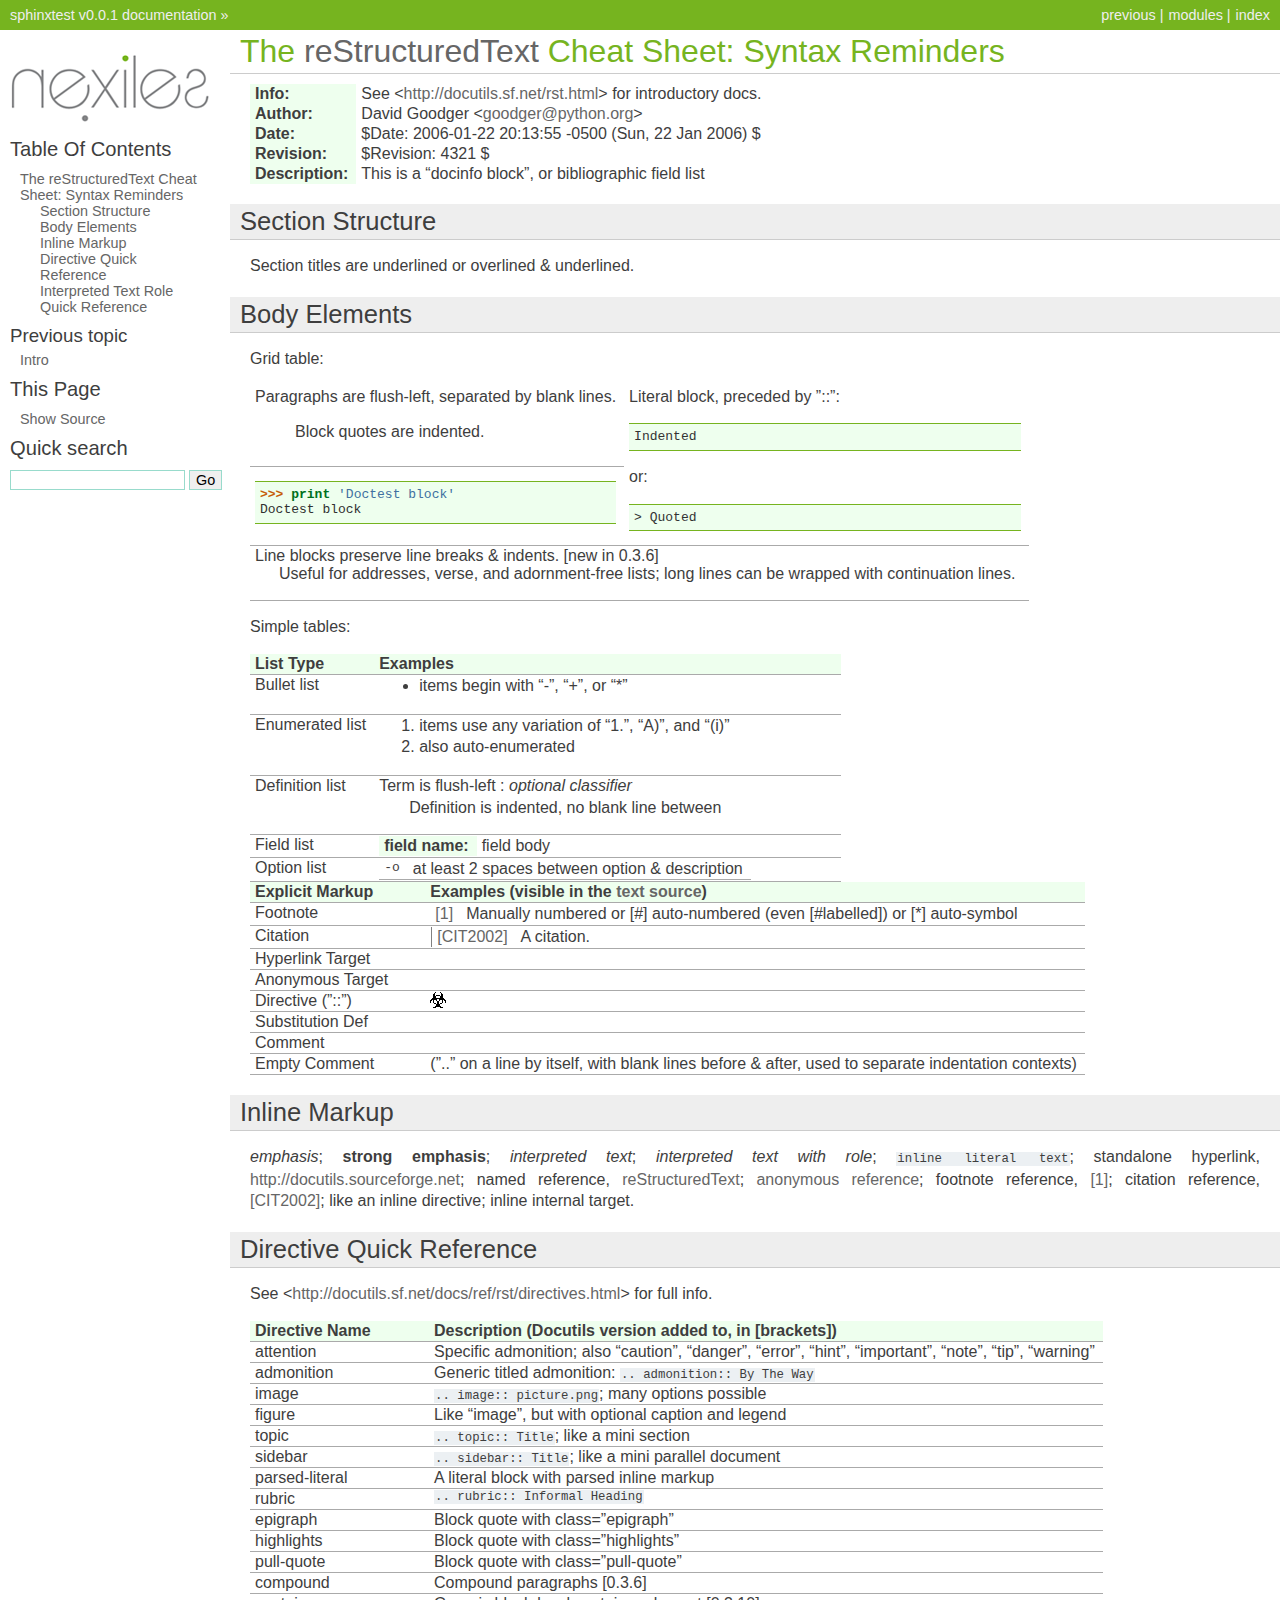
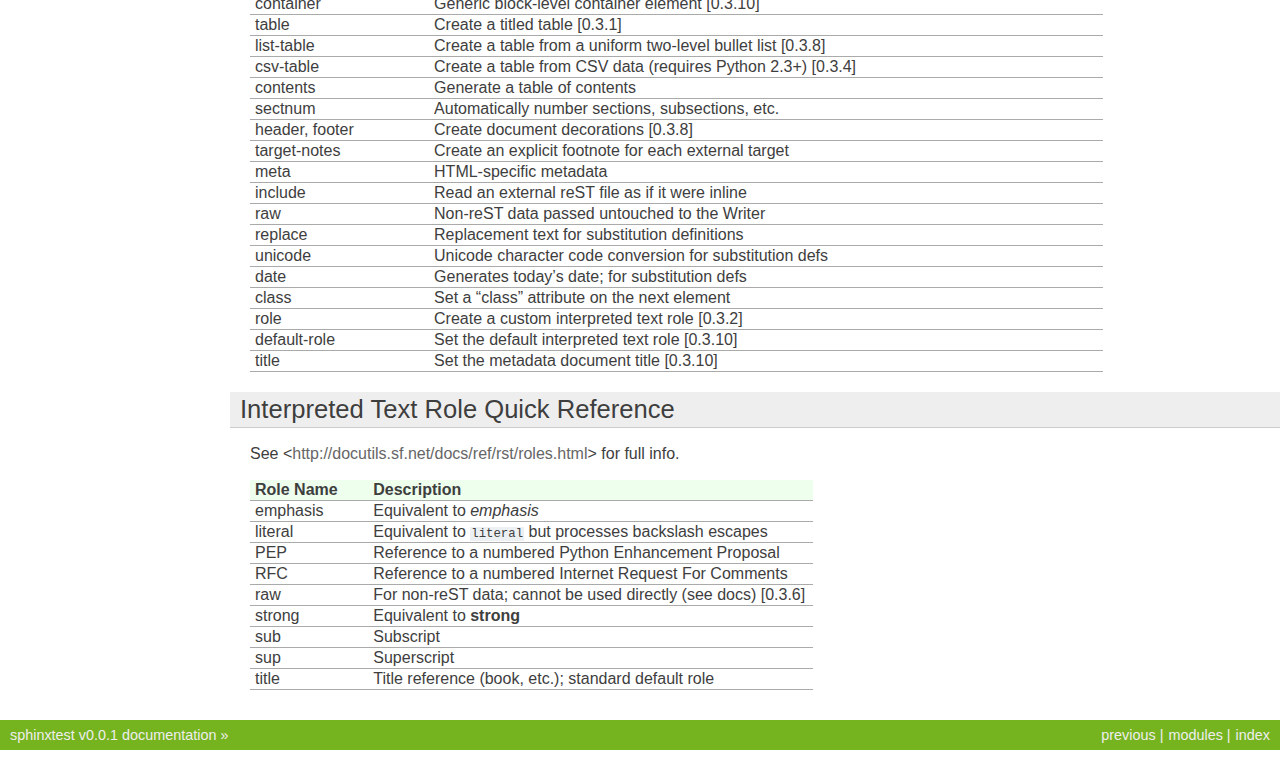
<file: doc/_build/html/misc/tutorial.html>
<!DOCTYPE html PUBLIC "-//W3C//DTD XHTML 1.0 Transitional//EN"
  "http://www.w3.org/TR/xhtml1/DTD/xhtml1-transitional.dtd">

<html xmlns="http://www.w3.org/1999/xhtml">
  <head>
    <meta http-equiv="Content-Type" content="text/html; charset=utf-8" />
    
    <title>The reStructuredText Cheat Sheet: Syntax Reminders &mdash; sphinxtest v0.0.1 documentation</title>
    <link rel="stylesheet" href="../_static/nexiles.css" type="text/css" />
    <link rel="stylesheet" href="../_static/pygments.css" type="text/css" />
    <script type="text/javascript">
      var DOCUMENTATION_OPTIONS = {
        URL_ROOT:    '../',
        VERSION:     '0.0.1',
        COLLAPSE_INDEX: false,
        FILE_SUFFIX: '.html',
        HAS_SOURCE:  true
      };
    </script>
    <script type="text/javascript" src="../_static/jquery.js"></script>
    <script type="text/javascript" src="../_static/underscore.js"></script>
    <script type="text/javascript" src="../_static/doctools.js"></script>
    <link rel="top" title="sphinxtest v0.0.1 documentation" href="../index.html" />
    <link rel="prev" title="Intro" href="../intro.html" /> 
  </head>
  <body>
    <div class="related">
      <h3>Navigation</h3>
      <ul>
        <li class="right" style="margin-right: 10px">
          <a href="../genindex.html" title="General Index"
             accesskey="I">index</a></li>
        <li class="right" >
          <a href="../py-modindex.html" title="Python Module Index"
             >modules</a> |</li>
        <li class="right" >
          <a href="../intro.html" title="Intro"
             accesskey="P">previous</a> |</li>
        <li><a href="../index.html">sphinxtest v0.0.1 documentation</a> &raquo;</li> 
      </ul>
    </div>  

    <div class="document">
      <div class="documentwrapper">
        <div class="bodywrapper">
          <div class="body">
            
  <div class="section" id="the-restructuredtext-cheat-sheet-syntax-reminders">
<h1>The <a class="reference external" href="http://docutils.sf.net/rst.html">reStructuredText</a> Cheat Sheet: Syntax Reminders<a class="headerlink" href="#the-restructuredtext-cheat-sheet-syntax-reminders" title="Permalink to this headline">¶</a></h1>
<table class="docutils field-list" frame="void" rules="none">
<col class="field-name" />
<col class="field-body" />
<tbody valign="top">
<tr class="field"><th class="field-name">Info:</th><td class="field-body">See &lt;<a class="reference external" href="http://docutils.sf.net/rst.html">http://docutils.sf.net/rst.html</a>&gt; for introductory docs.</td>
</tr>
<tr class="field"><th class="field-name">Author:</th><td class="field-body">David Goodger &lt;<a class="reference external" href="mailto:goodger&#37;&#52;&#48;python&#46;org">goodger<span>&#64;</span>python<span>&#46;</span>org</a>&gt;</td>
</tr>
<tr class="field"><th class="field-name">Date:</th><td class="field-body">$Date: 2006-01-22 20:13:55 -0500 (Sun, 22 Jan 2006) $</td>
</tr>
<tr class="field"><th class="field-name">Revision:</th><td class="field-body">$Revision: 4321 $</td>
</tr>
<tr class="field"><th class="field-name">Description:</th><td class="field-body">This is a &#8220;docinfo block&#8221;, or bibliographic field list</td>
</tr>
</tbody>
</table>
<div class="section" id="section-structure">
<h2>Section Structure<a class="headerlink" href="#section-structure" title="Permalink to this headline">¶</a></h2>
<p>Section titles are underlined or overlined &amp; underlined.</p>
</div>
<div class="section" id="body-elements">
<h2>Body Elements<a class="headerlink" href="#body-elements" title="Permalink to this headline">¶</a></h2>
<p>Grid table:</p>
<table border="1" class="docutils">
<colgroup>
<col width="48%" />
<col width="52%" />
</colgroup>
<tbody valign="top">
<tr><td><p class="first">Paragraphs are flush-left,
separated by blank lines.</p>
<blockquote class="last">
<div>Block quotes are indented.</div></blockquote>
</td>
<td rowspan="2"><p class="first">Literal block, preceded by &#8221;::&#8221;:</p>
<div class="highlight-python"><div class="highlight"><pre><span class="n">Indented</span>
</pre></div>
</div>
<p>or:</p>
<div class="last highlight-python"><pre>&gt; Quoted</pre>
</div>
</td>
</tr>
<tr><td><div class="first last highlight-python"><div class="highlight"><pre><span class="gp">&gt;&gt;&gt; </span><span class="k">print</span> <span class="s">&#39;Doctest block&#39;</span>
<span class="go">Doctest block</span>
</pre></div>
</div>
</td>
</tr>
<tr><td colspan="2"><div class="first last line-block">
<div class="line">Line blocks preserve line breaks &amp; indents. [new in 0.3.6]</div>
<div class="line-block">
<div class="line">Useful for addresses, verse, and adornment-free lists; long
lines can be wrapped with continuation lines.</div>
</div>
</div>
</td>
</tr>
</tbody>
</table>
<p>Simple tables:</p>
<table border="1" class="docutils">
<colgroup>
<col width="21%" />
<col width="79%" />
</colgroup>
<thead valign="bottom">
<tr><th class="head">List Type</th>
<th class="head">Examples</th>
</tr>
</thead>
<tbody valign="top">
<tr><td>Bullet list</td>
<td><ul class="first last simple">
<li>items begin with &#8220;-&#8221;, &#8220;+&#8221;, or &#8220;*&#8221;</li>
</ul>
</td>
</tr>
<tr><td>Enumerated list</td>
<td><ol class="first last arabic simple">
<li>items use any variation of &#8220;1.&#8221;, &#8220;A)&#8221;, and &#8220;(i)&#8221;</li>
<li>also auto-enumerated</li>
</ol>
</td>
</tr>
<tr><td>Definition list</td>
<td><dl class="first last docutils">
<dt>Term is flush-left <span class="classifier-delimiter">:</span> <span class="classifier">optional classifier</span></dt>
<dd>Definition is indented, no blank line between</dd>
</dl>
</td>
</tr>
<tr><td>Field list</td>
<td><table class="first last docutils field-list" frame="void" rules="none">
<col class="field-name" />
<col class="field-body" />
<tbody valign="top">
<tr class="field"><th class="field-name">field name:</th><td class="field-body">field body</td>
</tr>
</tbody>
</table>
</td>
</tr>
<tr><td>Option list</td>
<td><table class="first last docutils option-list" frame="void" rules="none">
<col class="option" />
<col class="description" />
<tbody valign="top">
<tr><td class="option-group">
<kbd><span class="option">-o</span></kbd></td>
<td>at least 2 spaces between option &amp; description</td></tr>
</tbody>
</table>
</td>
</tr>
</tbody>
</table>
<table border="1" class="docutils">
<colgroup>
<col width="21%" />
<col width="79%" />
</colgroup>
<thead valign="bottom">
<tr><th class="head">Explicit Markup</th>
<th class="head">Examples (visible in the <a class="reference external" href="cheatsheet.txt">text source</a>)</th>
</tr>
</thead>
<tbody valign="top">
<tr><td>Footnote</td>
<td><table class="first last docutils footnote" frame="void" id="id1" rules="none">
<colgroup><col class="label" /><col /></colgroup>
<tbody valign="top">
<tr><td class="label"><a class="fn-backref" href="#id3">[1]</a></td><td>Manually numbered or [#] auto-numbered
(even [#labelled]) or [*] auto-symbol</td></tr>
</tbody>
</table>
</td>
</tr>
<tr><td>Citation</td>
<td><table class="first last docutils citation" frame="void" id="cit2002" rules="none">
<colgroup><col class="label" /><col /></colgroup>
<tbody valign="top">
<tr><td class="label"><a class="fn-backref" href="#id4">[CIT2002]</a></td><td>A citation.</td></tr>
</tbody>
</table>
</td>
</tr>
<tr><td>Hyperlink Target</td>
<td></td>
</tr>
<tr id="internal-target"><td>Anonymous Target</td>
<td></td>
</tr>
<tr><td>Directive (&#8221;::&#8221;)</td>
<td><img alt="../_images/biohazard.png" class="first last" src="../_images/biohazard.png" />
</td>
</tr>
<tr><td>Substitution Def</td>
<td></td>
</tr>
<tr><td>Comment</td>
<td></td>
</tr>
<tr><td>Empty Comment</td>
<td>(&#8221;..&#8221; on a line by itself, with blank lines before &amp; after,
used to separate indentation contexts)</td>
</tr>
</tbody>
</table>
</div>
<div class="section" id="inline-markup">
<h2>Inline Markup<a class="headerlink" href="#inline-markup" title="Permalink to this headline">¶</a></h2>
<p><em>emphasis</em>; <strong>strong emphasis</strong>; <cite>interpreted text</cite>; <em>interpreted text
with role</em>; <tt class="docutils literal"><span class="pre">inline</span> <span class="pre">literal</span> <span class="pre">text</span></tt>; standalone hyperlink,
<a class="reference external" href="http://docutils.sourceforge.net">http://docutils.sourceforge.net</a>; named reference, <a class="reference external" href="http://docutils.sf.net/rst.html">reStructuredText</a>;
<a class="reference external" href="http://docutils.sf.net/docs/ref/rst/restructuredtext.html">anonymous reference</a>; footnote reference, <a class="footnote-reference" href="#id1" id="id3">[1]</a>; citation reference,
<a class="reference internal" href="#cit2002">[CIT2002]</a>; like an inline directive; <span class="target" id="inline-internal-target">inline internal target</span>.</p>
</div>
<div class="section" id="directive-quick-reference">
<h2>Directive Quick Reference<a class="headerlink" href="#directive-quick-reference" title="Permalink to this headline">¶</a></h2>
<p>See &lt;<a class="reference external" href="http://docutils.sf.net/docs/ref/rst/directives.html">http://docutils.sf.net/docs/ref/rst/directives.html</a>&gt; for full info.</p>
<table border="1" class="docutils">
<colgroup>
<col width="21%" />
<col width="79%" />
</colgroup>
<thead valign="bottom">
<tr><th class="head">Directive Name</th>
<th class="head">Description (Docutils version added to, in [brackets])</th>
</tr>
</thead>
<tbody valign="top">
<tr><td>attention</td>
<td>Specific admonition; also &#8220;caution&#8221;, &#8220;danger&#8221;,
&#8220;error&#8221;, &#8220;hint&#8221;, &#8220;important&#8221;, &#8220;note&#8221;, &#8220;tip&#8221;, &#8220;warning&#8221;</td>
</tr>
<tr><td>admonition</td>
<td>Generic titled admonition: <tt class="docutils literal"><span class="pre">..</span> <span class="pre">admonition::</span> <span class="pre">By</span> <span class="pre">The</span> <span class="pre">Way</span></tt></td>
</tr>
<tr><td>image</td>
<td><tt class="docutils literal"><span class="pre">..</span> <span class="pre">image::</span> <span class="pre">picture.png</span></tt>; many options possible</td>
</tr>
<tr><td>figure</td>
<td>Like &#8220;image&#8221;, but with optional caption and legend</td>
</tr>
<tr><td>topic</td>
<td><tt class="docutils literal"><span class="pre">..</span> <span class="pre">topic::</span> <span class="pre">Title</span></tt>; like a mini section</td>
</tr>
<tr><td>sidebar</td>
<td><tt class="docutils literal"><span class="pre">..</span> <span class="pre">sidebar::</span> <span class="pre">Title</span></tt>; like a mini parallel document</td>
</tr>
<tr><td>parsed-literal</td>
<td>A literal block with parsed inline markup</td>
</tr>
<tr><td>rubric</td>
<td><tt class="docutils literal"><span class="pre">..</span> <span class="pre">rubric::</span> <span class="pre">Informal</span> <span class="pre">Heading</span></tt></td>
</tr>
<tr><td>epigraph</td>
<td>Block quote with class=&#8221;epigraph&#8221;</td>
</tr>
<tr><td>highlights</td>
<td>Block quote with class=&#8221;highlights&#8221;</td>
</tr>
<tr><td>pull-quote</td>
<td>Block quote with class=&#8221;pull-quote&#8221;</td>
</tr>
<tr><td>compound</td>
<td>Compound paragraphs [0.3.6]</td>
</tr>
<tr><td>container</td>
<td>Generic block-level container element [0.3.10]</td>
</tr>
<tr><td>table</td>
<td>Create a titled table [0.3.1]</td>
</tr>
<tr><td>list-table</td>
<td>Create a table from a uniform two-level bullet list [0.3.8]</td>
</tr>
<tr><td>csv-table</td>
<td>Create a table from CSV data (requires Python 2.3+) [0.3.4]</td>
</tr>
<tr><td>contents</td>
<td>Generate a table of contents</td>
</tr>
<tr><td>sectnum</td>
<td>Automatically number sections, subsections, etc.</td>
</tr>
<tr><td>header, footer</td>
<td>Create document decorations [0.3.8]</td>
</tr>
<tr><td>target-notes</td>
<td>Create an explicit footnote for each external target</td>
</tr>
<tr><td>meta</td>
<td>HTML-specific metadata</td>
</tr>
<tr><td>include</td>
<td>Read an external reST file as if it were inline</td>
</tr>
<tr><td>raw</td>
<td>Non-reST data passed untouched to the Writer</td>
</tr>
<tr><td>replace</td>
<td>Replacement text for substitution definitions</td>
</tr>
<tr><td>unicode</td>
<td>Unicode character code conversion for substitution defs</td>
</tr>
<tr><td>date</td>
<td>Generates today&#8217;s date; for substitution defs</td>
</tr>
<tr><td>class</td>
<td>Set a &#8220;class&#8221; attribute on the next element</td>
</tr>
<tr><td>role</td>
<td>Create a custom interpreted text role [0.3.2]</td>
</tr>
<tr><td>default-role</td>
<td>Set the default interpreted text role [0.3.10]</td>
</tr>
<tr><td>title</td>
<td>Set the metadata document title [0.3.10]</td>
</tr>
</tbody>
</table>
</div>
<div class="section" id="interpreted-text-role-quick-reference">
<h2>Interpreted Text Role Quick Reference<a class="headerlink" href="#interpreted-text-role-quick-reference" title="Permalink to this headline">¶</a></h2>
<p>See &lt;<a class="reference external" href="http://docutils.sf.net/docs/ref/rst/roles.html">http://docutils.sf.net/docs/ref/rst/roles.html</a>&gt; for full info.</p>
<table border="1" class="docutils">
<colgroup>
<col width="21%" />
<col width="79%" />
</colgroup>
<thead valign="bottom">
<tr><th class="head">Role Name</th>
<th class="head">Description</th>
</tr>
</thead>
<tbody valign="top">
<tr><td>emphasis</td>
<td>Equivalent to <em>emphasis</em></td>
</tr>
<tr><td>literal</td>
<td>Equivalent to <tt class="docutils literal"><span class="pre">literal</span></tt> but processes backslash escapes</td>
</tr>
<tr><td>PEP</td>
<td>Reference to a numbered Python Enhancement Proposal</td>
</tr>
<tr><td>RFC</td>
<td>Reference to a numbered Internet Request For Comments</td>
</tr>
<tr><td>raw</td>
<td>For non-reST data; cannot be used directly (see docs) [0.3.6]</td>
</tr>
<tr><td>strong</td>
<td>Equivalent to <strong>strong</strong></td>
</tr>
<tr><td>sub</td>
<td>Subscript</td>
</tr>
<tr><td>sup</td>
<td>Superscript</td>
</tr>
<tr><td>title</td>
<td>Title reference (book, etc.); standard default role</td>
</tr>
</tbody>
</table>
</div>
</div>


          </div>
        </div>
      </div>
      <div class="sphinxsidebar">
        <div class="sphinxsidebarwrapper">
            <p class="logo"><a href="../index.html">
              <img class="logo" src="../_static/nexiles_logo_white.png" alt="Logo"/>
            </a></p>
  <h3><a href="../index.html">Table Of Contents</a></h3>
  <ul>
<li><a class="reference internal" href="#">The reStructuredText Cheat Sheet: Syntax Reminders</a><ul>
<li><a class="reference internal" href="#section-structure">Section Structure</a></li>
<li><a class="reference internal" href="#body-elements">Body Elements</a></li>
<li><a class="reference internal" href="#inline-markup">Inline Markup</a></li>
<li><a class="reference internal" href="#directive-quick-reference">Directive Quick Reference</a></li>
<li><a class="reference internal" href="#interpreted-text-role-quick-reference">Interpreted Text Role Quick Reference</a></li>
</ul>
</li>
</ul>

  <h4>Previous topic</h4>
  <p class="topless"><a href="../intro.html"
                        title="previous chapter">Intro</a></p>
  <h3>This Page</h3>
  <ul class="this-page-menu">
    <li><a href="../_sources/misc/tutorial.txt"
           rel="nofollow">Show Source</a></li>
  </ul>
<div id="searchbox" style="display: none">
  <h3>Quick search</h3>
    <form class="search" action="../search.html" method="get">
      <input type="text" name="q" size="18" />
      <input type="submit" value="Go" />
      <input type="hidden" name="check_keywords" value="yes" />
      <input type="hidden" name="area" value="default" />
    </form>
    <p class="searchtip" style="font-size: 90%">
    Enter search terms or a module, class or function name.
    </p>
</div>
<script type="text/javascript">$('#searchbox').show(0);</script>
        </div>
      </div>
      <div class="clearer"></div>
    </div>
    <div class="related">
      <h3>Navigation</h3>
      <ul>
        <li class="right" style="margin-right: 10px">
          <a href="../genindex.html" title="General Index"
             >index</a></li>
        <li class="right" >
          <a href="../py-modindex.html" title="Python Module Index"
             >modules</a> |</li>
        <li class="right" >
          <a href="../intro.html" title="Intro"
             >previous</a> |</li>
        <li><a href="../index.html">sphinxtest v0.0.1 documentation</a> &raquo;</li> 
      </ul>
    </div>
    <div class="footer">
        &copy; Copyright 2011, Oliver Weber.
      Created using <a href="http://sphinx.pocoo.org/">Sphinx</a> 1.0.7.
    </div>
  </body>
</html>
</file>
<file: doc/_build/html/_static/nexiles.css>
/*
 * nexiles.css
 * ~~~~~~~~~~~~~
 *
 * Sphinx stylesheet -- default theme.
 *
 * :copyright: Copyright 2011 nexiles GmbH, Oliver Weber
 * :license: BSD, see LICENSE for details.
 *
 */

@import url("basic.css");

/* -- page layout ----------------------------------------------------------- */

body {
    font-family: "Trebuchet MS",Arial,Helvetica,sans-serif;
    font-size: 100%;
    background-color: #FFF;
    color: #3E3E3E;
    margin: 0;
    padding: 0;
}

div.document {
    background-color: #FFF;
}

div.documentwrapper {
    float: left;
    width: 100%;
}

div.bodywrapper {
    margin: 0 0 0 230px;
}

div.body {
    background-color: #FFF;
    color: #3E3E3E;
    padding: 0 20px 30px 20px;
}

div.footer {
    color: #FFF;
    width: 100%;
    padding: 9px 0 9px 0;
    text-align: center;
    font-size: 75%;
}

div.footer a {
    color: #FFF;
    text-decoration: underline;
}

div.related {
    background-color: #76B41F;
    line-height: 30px;
    color: #EEE;
}

div.related a {
    color: #EEE;
}

div.sphinxsidebar {
}

div.sphinxsidebar h3 {
    font-family: 'Trebuchet MS', sans-serif;
    color: #3E3E3E;
    font-size: 1.4em;
    font-weight: normal;
    margin: 0;
    padding: 0;
}

div.sphinxsidebar h3 a {
    color: #3E3E3E;
}

div.sphinxsidebar h4 {
    font-family: 'Trebuchet MS', sans-serif;
    color: #3E3E3E;
    font-size: 1.3em;
    font-weight: normal;
    margin: 5px 0 0 0;
    padding: 0;
}

div.sphinxsidebar p {
    color: #ffffff;
}

div.sphinxsidebar p.topless {
    margin: 5px 10px 10px 10px;
}

div.sphinxsidebar ul {
    margin: 10px;
    padding: 0;
    color: #ffffff;
}

div.sphinxsidebar a {
    color: #666;
}

div.sphinxsidebar input {
    border: 1px solid #98dbcc;
    font-family: sans-serif;
    font-size: 1em;
}



/* -- hyperlink styles ------------------------------------------------------ */

a {
    color: #666666;
    text-decoration: none;
}

a:visited {
    color: #666666;
    text-decoration: none;
}

a:hover {
    text-decoration: underline;
}



/* -- body styles ----------------------------------------------------------- */

div.body h1 {
    font-family: 'Trebuchet MS', sans-serif;
    background-color: #FFF;
    font-weight: normal;
    color: #76B41F;
    border-bottom: 1px solid #ccc;
    margin: 20px -20px 10px -20px;
    padding: 3px 0 3px 10px;
}

div.body h2,
div.body h3,
div.body h4,
div.body h5,
div.body h6 {
    font-family: 'Trebuchet MS', sans-serif;
    background-color: #EEE;
    font-weight: normal;
    color: #3E3E3E;
    border-bottom: 1px solid #ccc;
    margin: 20px -20px 10px -20px;
    padding: 3px 0 3px 10px;
}

div.body h1 { margin-top: 0; font-size: 200%; }
div.body h2 { font-size: 160%; }
div.body h3 { font-size: 140%; }
div.body h4 { font-size: 120%; }
div.body h5 { font-size: 110%; }
div.body h6 { font-size: 100%; }

a.headerlink {
    color: #c60f0f;
    font-size: 0.8em;
    padding: 0 4px 0 4px;
    text-decoration: none;
}

a.headerlink:hover {
    background-color: #c60f0f;
    color: white;
}

div.body p, div.body dd, div.body li {
    text-align: justify;
    line-height: 130%;
}

div.admonition p.admonition-title + p {
    display: inline;
}

div.admonition p {
    margin-bottom: 5px;
}

div.admonition pre {
    margin-bottom: 5px;
}

div.admonition ul, div.admonition ol {
    margin-bottom: 5px;
}

div.note {
    background-color: #EEEEEE;
    border: 1px solid #ccc;
}

div.seealso {
    background-color: #ffc;
    border: 1px solid #ff6;
}

div.topic {
    background-color: #eee;
}

div.warning {
    background-color: #ffe4e4;
    border: 1px solid #f66;
}

p.admonition-title {
    display: inline;
}

p.admonition-title:after {
    content: ":";
}

pre {
    padding: 5px;
    background-color: #EEFFEE;
    color: #333333;
    line-height: 120%;
    border: 1px solid #76B41F;
    border-left: none;
    border-right: none;
}

tt {
    background-color: #ecf0f3;
    padding: 0 1px 0 1px;
    font-size: 0.95em;
}

th {
    background-color: #EEFFEE;
    border-bottom-color: #76B41F;
    border-bottom-style: solid;
    border-bottom-width: 1px;
    border-top-color: #76B41F;
    border-top-style: solid;
    border-top-width: 1px;
}

.warning tt {
    background: #efc2c2;
}

.note tt {
    background: #d6d6d6;
}

.viewcode-back {
    font-family: sans-serif;
}

div.viewcode-block:target {
    background-color: #f4debf;
    border-top: 1px solid #ac9;
    border-bottom: 1px solid #ac9;
}
</file>
<file: doc/_build/html/_static/pygments.css>
.highlight .hll { background-color: #ffffcc }
.highlight  { background: #eeffcc; }
.highlight .c { color: #408090; font-style: italic } /* Comment */
.highlight .err { border: 1px solid #FF0000 } /* Error */
.highlight .k { color: #007020; font-weight: bold } /* Keyword */
.highlight .o { color: #666666 } /* Operator */
.highlight .cm { color: #408090; font-style: italic } /* Comment.Multiline */
.highlight .cp { color: #007020 } /* Comment.Preproc */
.highlight .c1 { color: #408090; font-style: italic } /* Comment.Single */
.highlight .cs { color: #408090; background-color: #fff0f0 } /* Comment.Special */
.highlight .gd { color: #A00000 } /* Generic.Deleted */
.highlight .ge { font-style: italic } /* Generic.Emph */
.highlight .gr { color: #FF0000 } /* Generic.Error */
.highlight .gh { color: #000080; font-weight: bold } /* Generic.Heading */
.highlight .gi { color: #00A000 } /* Generic.Inserted */
.highlight .go { color: #303030 } /* Generic.Output */
.highlight .gp { color: #c65d09; font-weight: bold } /* Generic.Prompt */
.highlight .gs { font-weight: bold } /* Generic.Strong */
.highlight .gu { color: #800080; font-weight: bold } /* Generic.Subheading */
.highlight .gt { color: #0040D0 } /* Generic.Traceback */
.highlight .kc { color: #007020; font-weight: bold } /* Keyword.Constant */
.highlight .kd { color: #007020; font-weight: bold } /* Keyword.Declaration */
.highlight .kn { color: #007020; font-weight: bold } /* Keyword.Namespace */
.highlight .kp { color: #007020 } /* Keyword.Pseudo */
.highlight .kr { color: #007020; font-weight: bold } /* Keyword.Reserved */
.highlight .kt { color: #902000 } /* Keyword.Type */
.highlight .m { color: #208050 } /* Literal.Number */
.highlight .s { color: #4070a0 } /* Literal.String */
.highlight .na { color: #4070a0 } /* Name.Attribute */
.highlight .nb { color: #007020 } /* Name.Builtin */
.highlight .nc { color: #0e84b5; font-weight: bold } /* Name.Class */
.highlight .no { color: #60add5 } /* Name.Constant */
.highlight .nd { color: #555555; font-weight: bold } /* Name.Decorator */
.highlight .ni { color: #d55537; font-weight: bold } /* Name.Entity */
.highlight .ne { color: #007020 } /* Name.Exception */
.highlight .nf { color: #06287e } /* Name.Function */
.highlight .nl { color: #002070; font-weight: bold } /* Name.Label */
.highlight .nn { color: #0e84b5; font-weight: bold } /* Name.Namespace */
.highlight .nt { color: #062873; font-weight: bold } /* Name.Tag */
.highlight .nv { color: #bb60d5 } /* Name.Variable */
.highlight .ow { color: #007020; font-weight: bold } /* Operator.Word */
.highlight .w { color: #bbbbbb } /* Text.Whitespace */
.highlight .mf { color: #208050 } /* Literal.Number.Float */
.highlight .mh { color: #208050 } /* Literal.Number.Hex */
.highlight .mi { color: #208050 } /* Literal.Number.Integer */
.highlight .mo { color: #208050 } /* Literal.Number.Oct */
.highlight .sb { color: #4070a0 } /* Literal.String.Backtick */
.highlight .sc { color: #4070a0 } /* Literal.String.Char */
.highlight .sd { color: #4070a0; font-style: italic } /* Literal.String.Doc */
.highlight .s2 { color: #4070a0 } /* Literal.String.Double */
.highlight .se { color: #4070a0; font-weight: bold } /* Literal.String.Escape */
.highlight .sh { color: #4070a0 } /* Literal.String.Heredoc */
.highlight .si { color: #70a0d0; font-style: italic } /* Literal.String.Interpol */
.highlight .sx { color: #c65d09 } /* Literal.String.Other */
.highlight .sr { color: #235388 } /* Literal.String.Regex */
.highlight .s1 { color: #4070a0 } /* Literal.String.Single */
.highlight .ss { color: #517918 } /* Literal.String.Symbol */
.highlight .bp { color: #007020 } /* Name.Builtin.Pseudo */
.highlight .vc { color: #bb60d5 } /* Name.Variable.Class */
.highlight .vg { color: #bb60d5 } /* Name.Variable.Global */
.highlight .vi { color: #bb60d5 } /* Name.Variable.Instance */
.highlight .il { color: #208050 } /* Literal.Number.Integer.Long */
</file>
